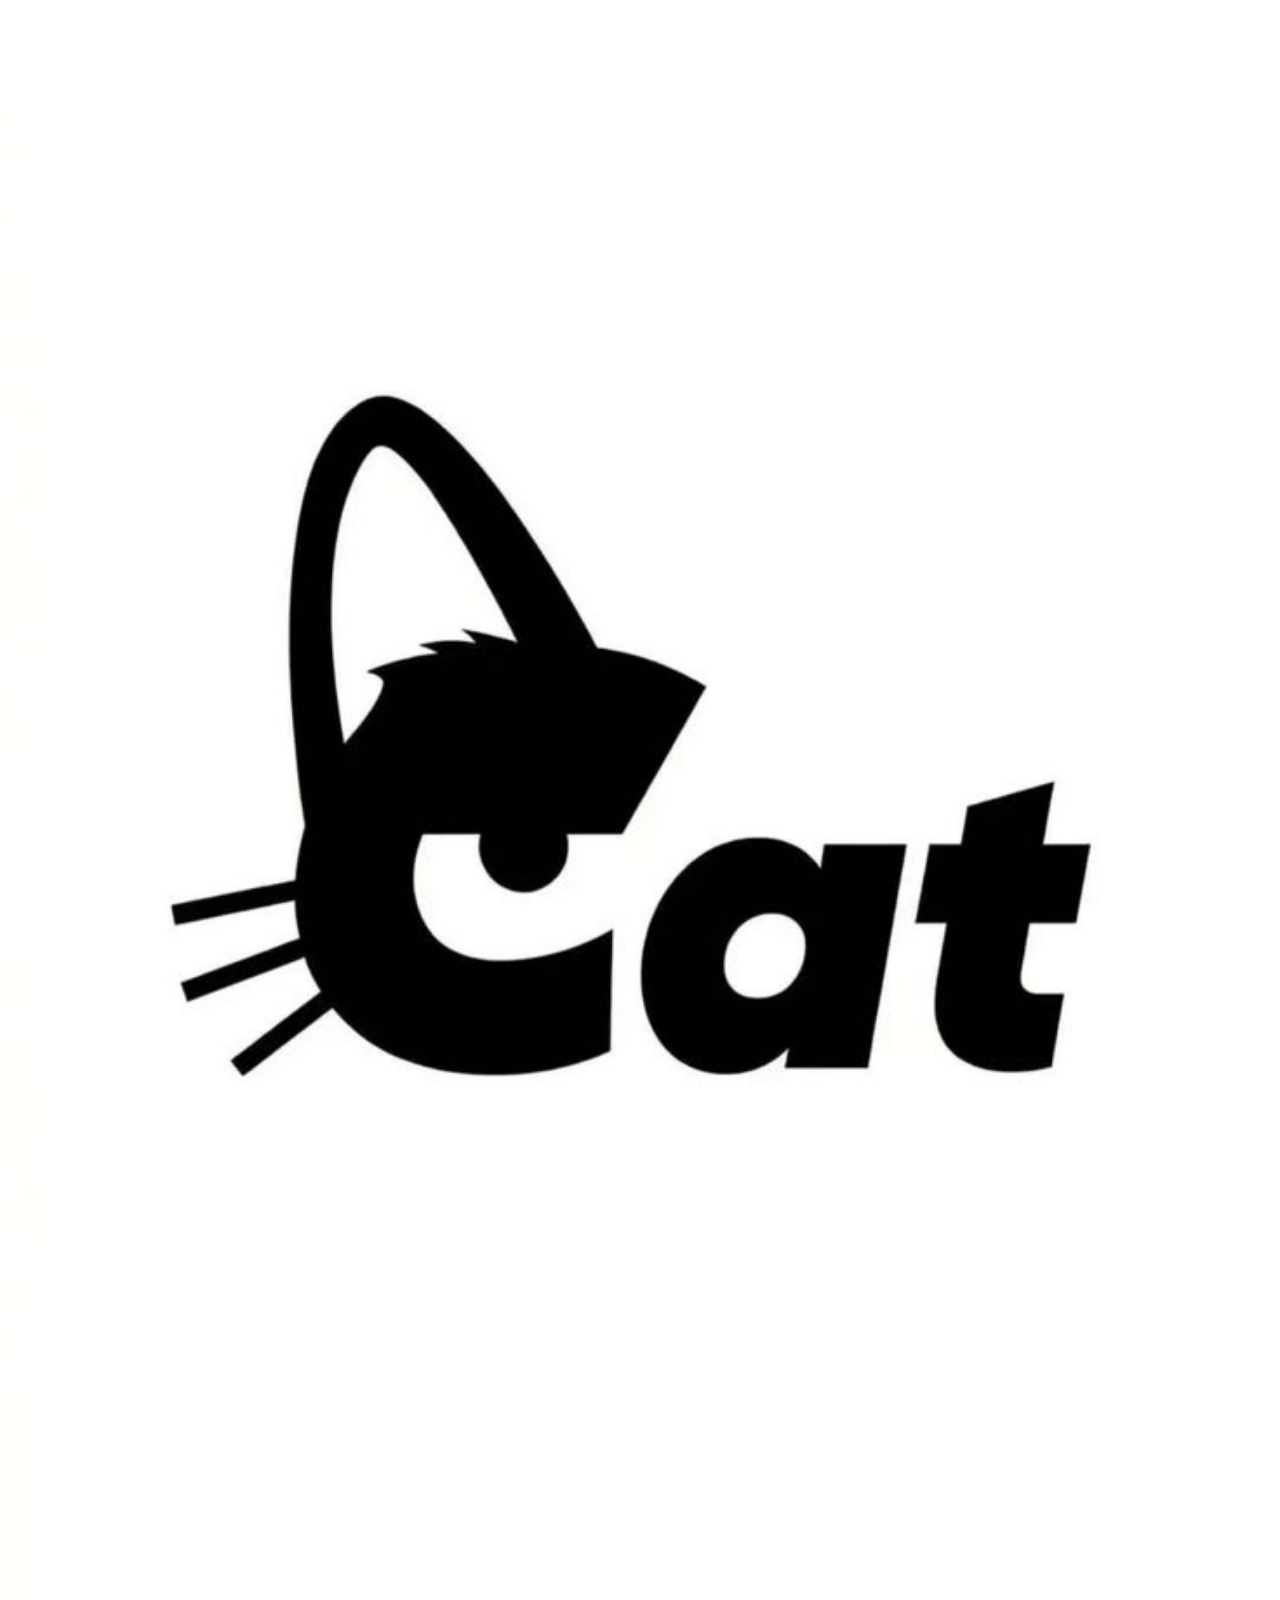
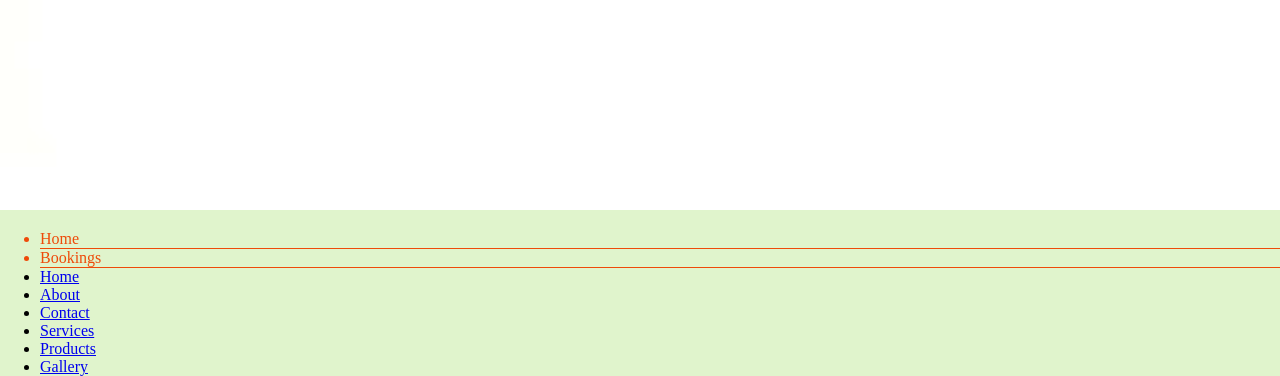
<file: booking!.html>
<!DOCTYPE html>
<html lang="en">
<head>
    <meta charset="UTF-8">
    <meta name="viewport" content="width=device-width, initial-scale=1.0">
    <title>Home</title>
    <link rel="stylesheet" href="styles.css">

</head>
<body>
    <header>
        <img src="Cat logo.jpg">
         <ul>
            <li class="currentPage">Home</li>
            <li class="currentPage">Bookings</li>
            <li><a href="index.html">Home</a></li>
            <li><a href="home.html">About</a></li>
            <li><a href="volunteer.html">Contact</a></li>
            <li><a href="membership.html">Services</a></li>
            <li><a href="booking!.html">Products</a></li>
            <li><a href="gallery.html">Gallery</a></li>
</file>
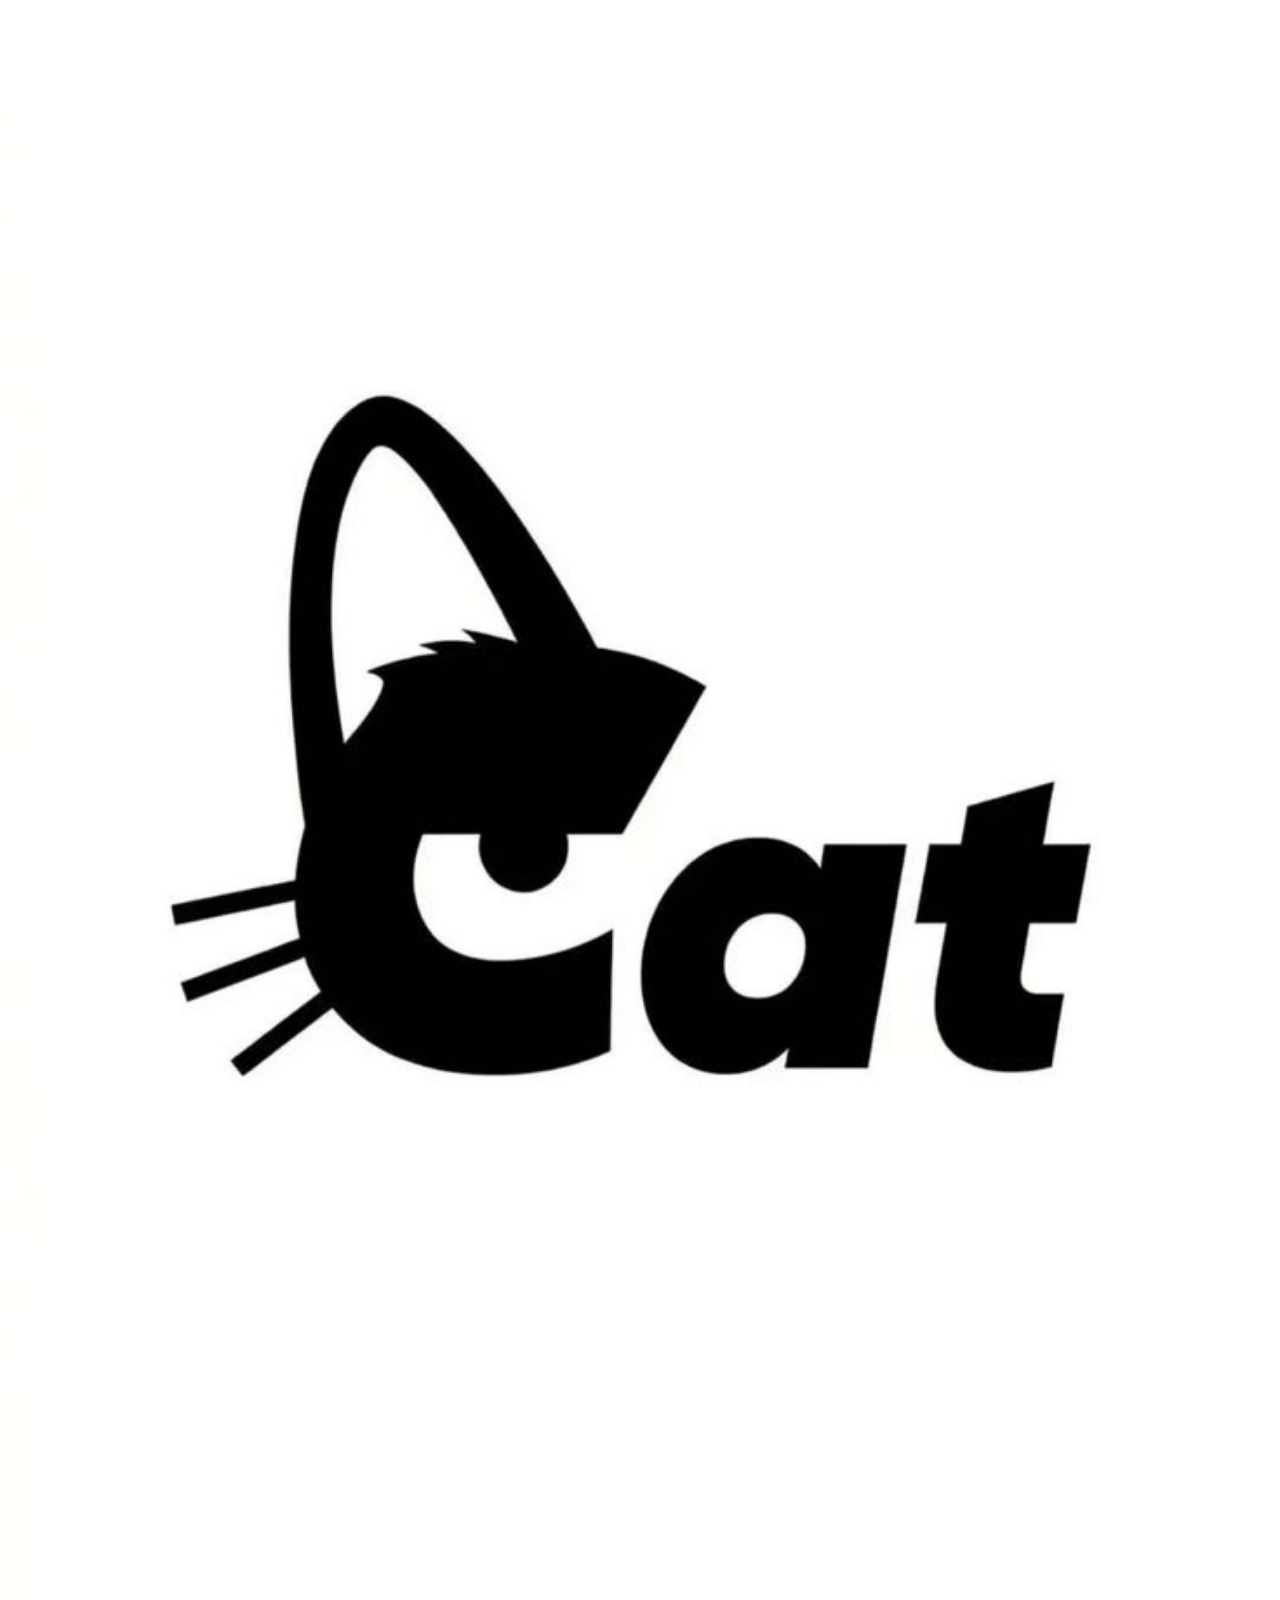
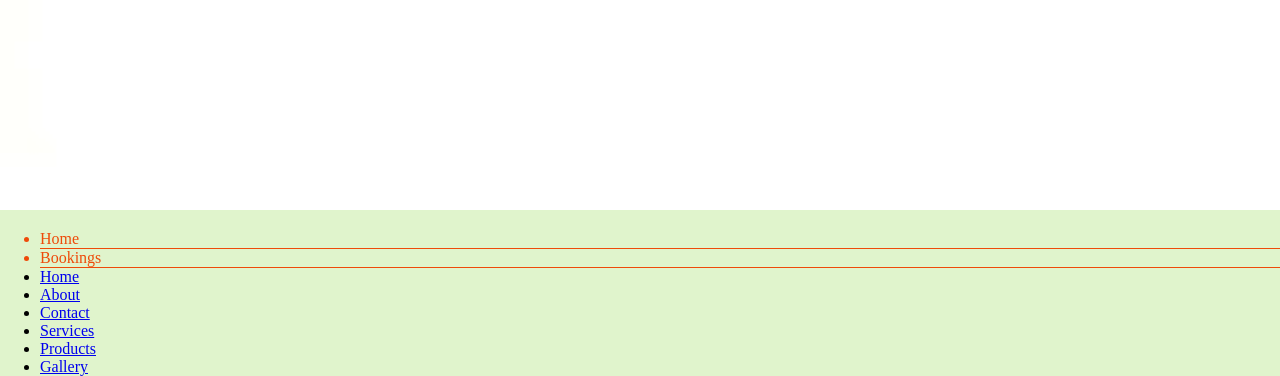
<file: volunteer.html>
<!DOCTYPE html>
<html lang="en">
<head>
    <meta charset="UTF-8">
    <meta name="viewport" content="width=device-width, initial-scale=1.0">
    <title>Home</title>
    <link rel="stylesheet" href="styles.css">
    
</head>
<body>
    <header>
        <img src="Cat logo.jpg">
         <ul>
            <li class="currentPage">Home</li>
            <li class="currentPage">Bookings</li>
            <li><a href="index.html">Home</a></li>
            <li><a href="home.html">About</a></li>
            <li><a href="volunteer.html">Contact</a></li>
            <li><a href="membership.html">Services</a></li>
            <li><a href="booking!.html">Products</a></li>
            <li><a href="gallery.html">Gallery</a></li>
</file>
<file: styles.css>
body{
  background-color: #e0f4cc;
  margin: 0px;
}

#wrapper{
  width: 960px;
  background-color: #f9db89;
  margin-left: auto;
  margin-right: auto;
}

header{
  background-color: #eeed9f
  height: 150% ;
  position: relative;
}

header img{
  width: 100%;
  position: absolute
  top: 10px;
  left: 10px;
}

#topLinks{
position: absolute;
width: 500%;
top: 100px;
right: 10px;
}

#topLinks li{
display: inline-block;
padding-left: 10px;
padding-right: 10px;
}

link{
 color:#ee4a09
 text-decoration: none;
}

visited{
  color: #f89279
}

hover{
  color: #9ace4d;
}

.currentPage{
  color: #ee4a09;
  border-bottom: solid thin #ee4a09;
}

.clearFix{
    clear: both;
}

main{
    background-image: url("images/booking.jpg");
}

#homeInfo{
     background-color: #f9db89;
}

footer{
    text-align: center;
    color: white;
    font-size: 0.8em;
    padding-top: 15px;
    padding-bottom: 10px; 
}

#bookings, #volunteer, #membership, #gallery{
    background-image: none;
    padding-left: 25px;
}

.coll, .col2, .col3{
    width: 300px;
    float: left;
    text-align: center;
}

#bookings img{
    width: 100px;
}

#bookings h3, #volunteer h3, #membership h3, #gallery h3{
    font-size: 1.5em;
}

#bookings p{
    font-size: 1em;
}
@media only screen and (max-width: 960px){
header{
  background-color: red;
  }
}

@media only screen and (max-width: 960px){
  #wrapper{
    width: 360px;
  }
}

header{
  height: 375px

}

#homeinfo{
padding-right: 20px;
width: 340px;
}

#bottomLinks ul{
  padding-left: 60px
}

header img{
left: 125px;
}

#topLinks li{
display: block;
padding-bottom: 10px;
padding-top: 10px;
}

#homeInfo{
padding-right: 20px;
width: 340px;
}

#bottomLinks ul{
padding-left: 0px;
}

footer p{
padding-left: 10px;
}

#membership #col2{
padding-left: 0px;
}

iframe {
width: 320px;
}
</file>
